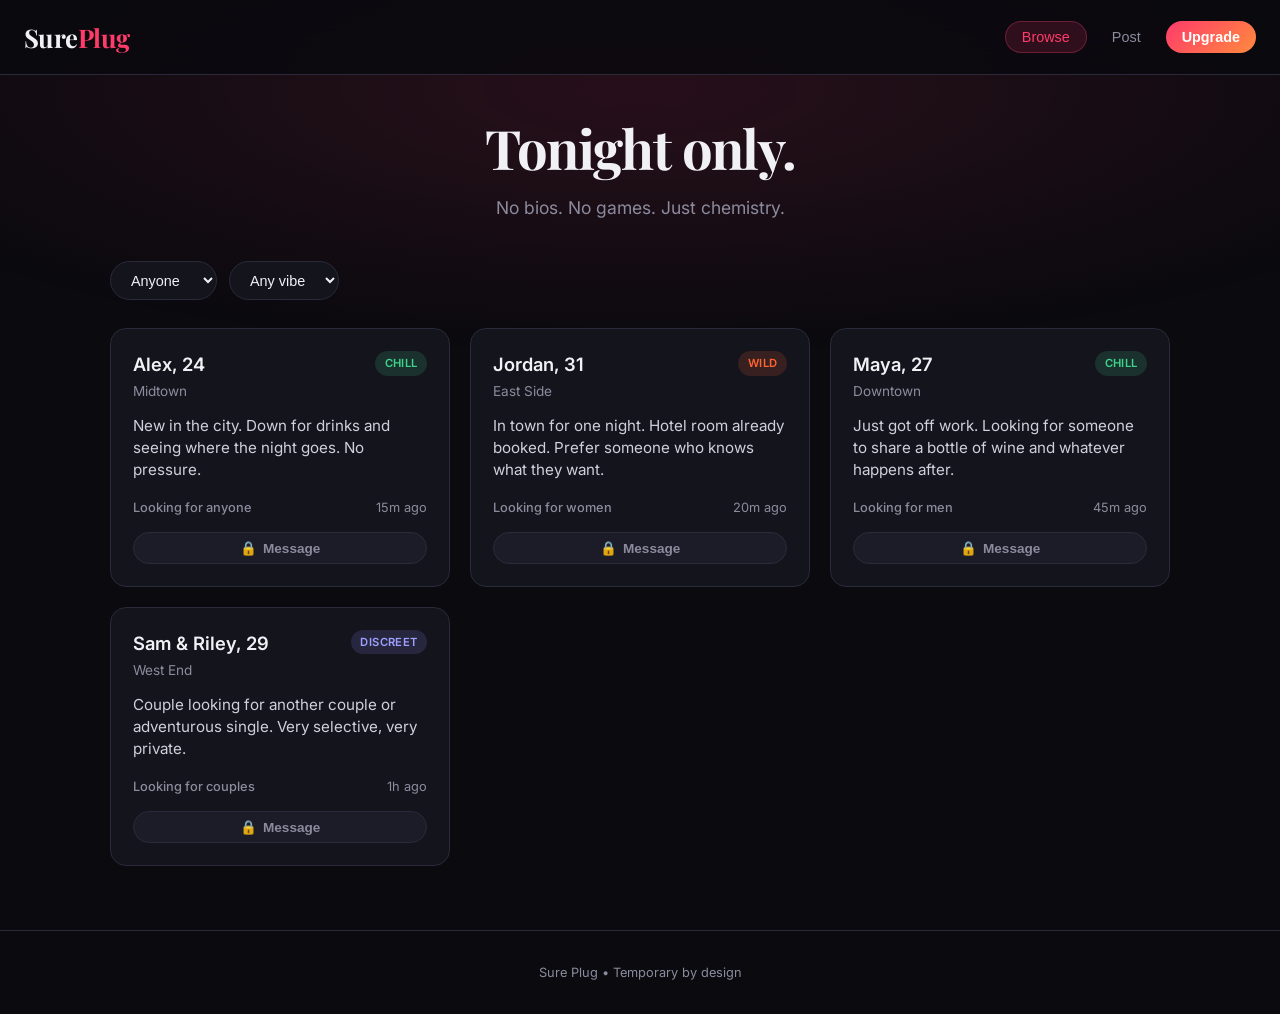
<file: index.html>
<!DOCTYPE html>
<html lang="en">
<head>
  <meta charset="UTF-8" />
  <meta name="viewport" content="width=device-width, initial-scale=1.0" />
  <title>Sure Plug — One Night. No Strings.</title>
  <link rel="stylesheet" href="styles.css" />
  <link rel="preconnect" href="https://fonts.googleapis.com">
  <link rel="preconnect" href="https://fonts.gstatic.com" crossorigin>
  <link href="https://fonts.googleapis.com/css2?family=Inter:wght@400;500;600;700&family=Playfair+Display:wght@600;700&display=swap" rel="stylesheet">
</head>
<body>
  <div class="bg-glow"></div>

  <header>
    <div class="logo">Sure<span>Plug</span></div>
    <nav>
      <button class="nav-btn active" data-view="browse">Browse</button>
      <button class="nav-btn" data-view="post">Post</button>
      <button class="nav-btn premium-nav" id="premium-status" data-view="upgrade">Upgrade</button>
    </nav>
  </header>

  <main>
    <section id="browse-view" class="view active">
      <div class="hero">
        <h1>Tonight only.</h1>
        <p>No bios. No games. Just chemistry.</p>
      </div>

      <div class="filters">
        <select id="filter-looking">
          <option value="all">Anyone</option>
          <option value="women">Women</option>
          <option value="men">Men</option>
          <option value="couples">Couples</option>
        </select>
        <select id="filter-vibe">
          <option value="all">Any vibe</option>
          <option value="chill">Chill</option>
          <option value="wild">Wild</option>
          <option value="discreet">Discreet</option>
        </select>
      </div>

      <div id="cards" class="cards"></div>
    </section>

    <section id="post-view" class="view">
      <div class="post-card">
        <h2>Drop your listing</h2>
        <p class="subtitle">Be honest. Be brief. Be gone by morning.</p>

        <form id="post-form">
          <div class="form-row">
            <label>Name / Alias</label>
            <input type="text" id="name" placeholder="e.g. Alex" required maxlength="20" />
          </div>
          <div class="form-row">
            <label>Looking for</label>
            <select id="looking" required>
              <option value="women">Women</option>
              <option value="men">Men</option>
              <option value="couples">Couples</option>
              <option value="anyone">Anyone</option>
            </select>
          </div>
          <div class="form-row">
            <label>Vibe</label>
            <select id="vibe" required>
              <option value="chill">Chill</option>
              <option value="wild">Wild</option>
              <option value="discreet">Discreet</option>
            </select>
          </div>
          <div class="form-row">
            <label>Age</label>
            <input type="number" id="age" min="18" max="99" placeholder="25" required />
          </div>
          <div class="form-row">
            <label>City / Area</label>
            <input type="text" id="location" placeholder="Downtown / East Side" required maxlength="30" />
          </div>
          <div class="form-row">
            <label>What are you looking for tonight?</label>
            <textarea id="message" rows="3" placeholder="Keep it short and clear..." required maxlength="180"></textarea>
          </div>
          <button type="submit" class="primary-btn">Post for tonight</button>
        </form>
      </div>
    </section>

    <section id="upgrade-view" class="view">
      <div class="upgrade-card">
        <div class="upgrade-badge">PREMIUM</div>
        <h2>Unlock real conversations</h2>
        <p class="subtitle">Free users can browse. Premium users can actually meet.</p>

        <div class="pricing">
          <div class="price-option" data-plan="week" data-price="3000" data-label="1 Week">
            <div class="price-tag">1 Week</div>
            <div class="price-amount">₦3,000</div>
            <div class="price-desc">7 days unlimited chat</div>
          </div>
          <div class="price-option recommended" data-plan="month" data-price="5000" data-label="1 Month">
            <div class="price-tag">1 Month</div>
            <div class="price-amount">₦5,000</div>
            <div class="price-desc">30 days unlimited chat</div>
          </div>
          <div class="price-option" data-plan="lifetime" data-price="10000" data-label="Lifetime">
            <div class="price-tag">Total Unlock</div>
            <div class="price-amount">₦10,000</div>
            <div class="price-desc">Forever access</div>
          </div>
        </div>

        <ul class="features">
          <li>✓ Unlimited messaging</li>
          <li>✓ Arrange meetups privately</li>
          <li>✓ Priority placement in browse</li>
          <li>✓ No more locked chats</li>
        </ul>

        <div class="payment-box">
          <h3>Pay via Transfer</h3>
          <div class="bank-card">
            <div class="bank-name">Zenith Bank</div>
            <div class="bank-detail"><span>Account Name:</span> Timilehin Toheeb Adekanmi</div>
            <div class="bank-detail"><span>Account Number:</span> <strong>2436397808</strong></div>
          </div>
          <div class="bank-card">
            <div class="bank-name">OPay</div>
            <div class="bank-detail"><span>Account Name:</span> Adekanmi Timilehin Toheeb</div>
            <div class="bank-detail"><span>Account Number:</span> <strong>8105275986</strong></div>
          </div>
          <p class="payment-note">Transfer the exact amount for your selected plan, then submit your receipt.</p>
        </div>

        <a id="whatsapp-btn" class="primary-btn whatsapp-btn" href="#" target="_blank" rel="noopener">
          I’ve Paid — Submit Receipt on WhatsApp
        </a>

        <div class="unlock-section">
          <p>Already paid and got a code from admin?</p>
          <div class="unlock-row">
            <input type="text" id="unlock-code" placeholder="Enter unlock code" maxlength="20" />
            <button id="redeem-btn" class="secondary-btn">Redeem</button>
          </div>
        </div>
        <p class="secure-note">After payment, send your receipt on WhatsApp. You’ll receive an unlock code once verified.</p>
      </div>
    </section>
  </main>

  <div id="chat-modal" class="modal hidden">
    <div class="modal-content chat-modal">
      <div class="chat-header">
        <div>
          <strong id="chat-with">Chat</strong>
          <span class="chat-status">Online now</span>
        </div>
        <button class="close-btn" id="close-chat">×</button>
      </div>
      <div class="chat-messages" id="chat-messages">
        <div class="msg them">Hey 👋 saw your listing</div>
      </div>
      <div class="chat-input-row">
        <input type="text" id="chat-input" placeholder="Type a message..." maxlength="300" />
        <button id="send-chat">Send</button>
      </div>
    </div>
  </div>

  <div id="locked-modal" class="modal hidden">
    <div class="modal-content locked-modal">
      <div class="lock-icon">🔒</div>
      <h3>Chat is locked</h3>
      <p>Upgrade to Premium to message people and arrange meetups.</p>
      <button class="primary-btn" id="go-upgrade">See plans</button>
      <button class="text-btn" id="close-locked">Maybe later</button>
    </div>
  </div>

  <footer>
    <p>Sure Plug • Temporary by design</p>
  </footer>

  <script src="script.js"></script>
</body>
</html>
</file>
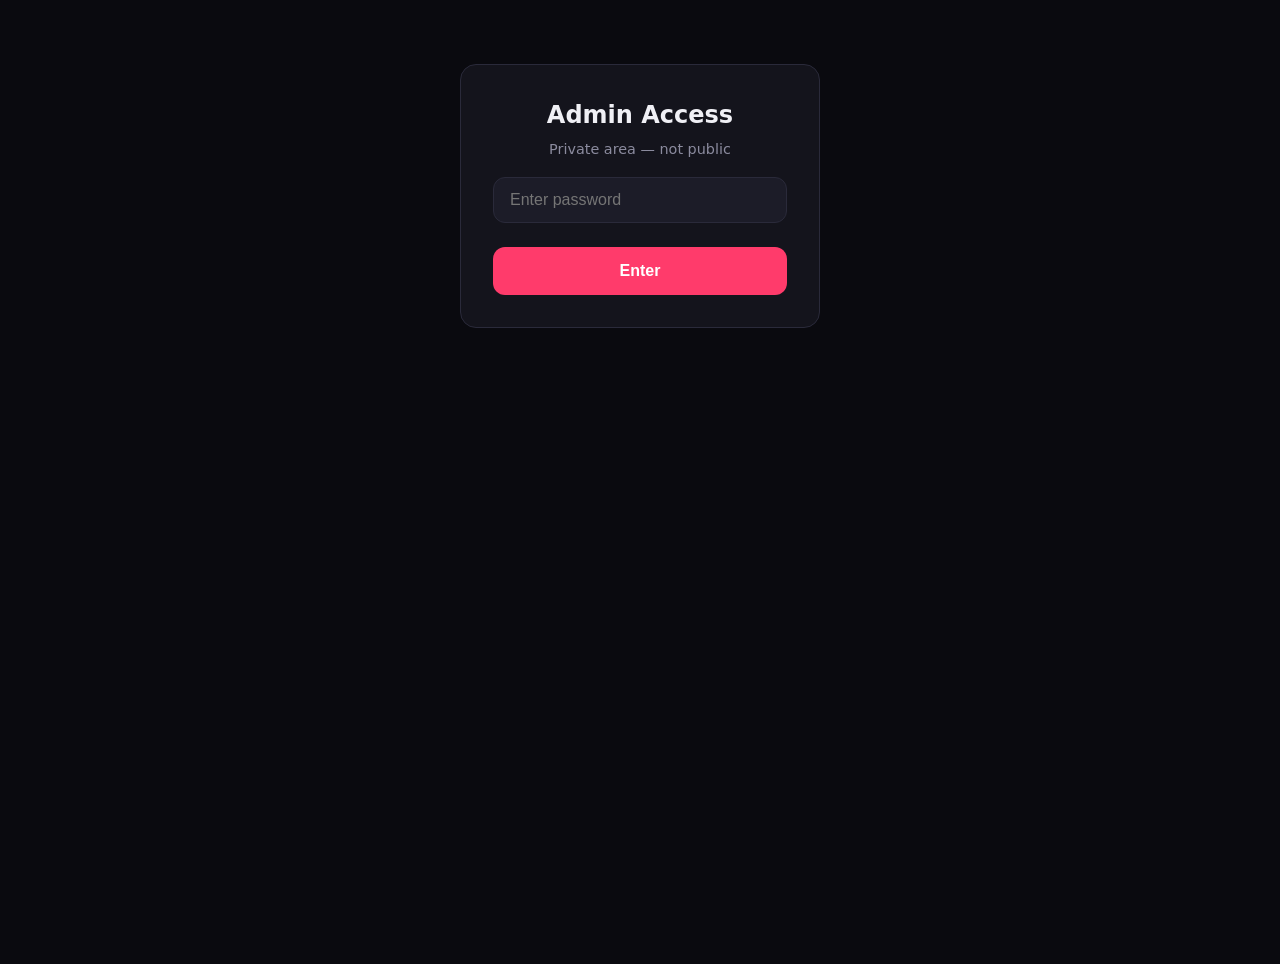
<file: admin.html>
<!DOCTYPE html>
<html lang="en">
<head>
  <meta charset="UTF-8" />
  <meta name="viewport" content="width=device-width, initial-scale=1.0" />
  <title>Sure Plug Admin</title>
  <link rel="stylesheet" href="styles.css" />
  <style>
    body { background: #0a0a0f; }
    .admin-wrap {
      max-width: 900px;
      margin: 0 auto;
      padding: 2rem 1.25rem 4rem;
    }
    .admin-header {
      display: flex;
      justify-content: space-between;
      align-items: center;
      margin-bottom: 2rem;
      flex-wrap: wrap;
      gap: 1rem;
    }
    .admin-header h1 {
      font-family: 'Playfair Display', Georgia, serif;
      font-size: 1.8rem;
    }
    .admin-header h1 span { color: #ff3b6b; }
    .login-box {
      max-width: 360px;
      margin: 4rem auto;
      background: #14141c;
      border: 1px solid #2a2a3a;
      border-radius: 16px;
      padding: 2rem;
      text-align: center;
    }
    .login-box input {
      width: 100%;
      background: #1c1c28;
      border: 1px solid #2a2a3a;
      color: #f0f0f5;
      padding: 0.8rem 1rem;
      border-radius: 12px;
      font-size: 1rem;
      margin: 1rem 0;
      outline: none;
    }
    .login-box input:focus { border-color: #ff3b6b; }
    .codes-box {
      background: #14141c;
      border: 1px solid #2a2a3a;
      border-radius: 14px;
      padding: 1.3rem;
      margin-bottom: 2rem;
    }
    .codes-box h3 { margin-bottom: 0.8rem; font-size: 1.05rem; }
    .code-row {
      display: flex;
      justify-content: space-between;
      align-items: center;
      padding: 0.55rem 0;
      border-bottom: 1px solid #2a2a3a;
      font-size: 0.92rem;
    }
    .code-row:last-child { border-bottom: none; }
    .code-value {
      font-family: monospace;
      background: #1c1c28;
      padding: 0.25rem 0.6rem;
      border-radius: 6px;
      color: #3dd68c;
      font-weight: 600;
    }
    .listing-admin {
      background: #14141c;
      border: 1px solid #2a2a3a;
      border-radius: 14px;
      padding: 1.2rem;
      margin-bottom: 1rem;
    }
    .listing-admin.blocked {
      opacity: 0.55;
      border-color: #ff3b6b;
    }
    .listing-top {
      display: flex;
      justify-content: space-between;
      align-items: flex-start;
      gap: 1rem;
      margin-bottom: 0.6rem;
    }
    .listing-name { font-weight: 600; font-size: 1.05rem; }
    .listing-meta { color: #8b8b9e; font-size: 0.85rem; }
    .listing-msg { color: #d0d0dc; font-size: 0.9rem; margin-bottom: 0.9rem; }
    .admin-actions {
      display: flex;
      gap: 0.5rem;
      flex-wrap: wrap;
    }
    .admin-actions button {
      padding: 0.4rem 0.9rem;
      border-radius: 8px;
      font-size: 0.82rem;
      font-weight: 600;
      cursor: pointer;
      border: 1px solid #2a2a3a;
      background: #1c1c28;
      color: #f0f0f5;
    }
    .admin-actions button:hover { border-color: #ff3b6b; }
    .admin-actions .danger { color: #ff3b6b; }
    .admin-actions .success { color: #3dd68c; }
    .empty-admin { text-align: center; color: #8b8b9e; padding: 2rem; }
    .back-link {
      color: #8b8b9e;
      font-size: 0.9rem;
      text-decoration: none;
    }
    .back-link:hover { color: #ff3b6b; }
  </style>
</head>
<body>
  <div id="login-screen" class="login-box">
    <h2>Admin Access</h2>
    <p style="color:#8b8b9e; font-size:0.9rem; margin-top:0.4rem;">Private area — not public</p>
    <input type="password" id="admin-pass" placeholder="Enter password" />
    <button class="primary-btn" id="login-btn">Enter</button>
    <p id="login-error" style="color:#ff3b6b; font-size:0.85rem; margin-top:0.8rem; display:none;">Wrong password</p>
  </div>

  <div id="admin-panel" class="admin-wrap" style="display:none;">
    <div class="admin-header">
      <h1>Sure<span>Plug</span> Admin</h1>
      <a href="index.html" class="back-link">← Back to site</a>
    </div>

    <div class="codes-box">
      <h3>Unlock Codes (send these after verifying payment)</h3>
      <div class="code-row">
        <span>1 Week (₦3,000)</span>
        <span class="code-value">WEEK3000</span>
      </div>
      <div class="code-row">
        <span>1 Month (₦5,000)</span>
        <span class="code-value">MONTH5000</span>
      </div>
      <div class="code-row">
        <span>Lifetime (₦10,000)</span>
        <span class="code-value">LIFETIME10K</span>
      </div>
      <p style="font-size:0.8rem; color:#8b8b9e; margin-top:0.9rem;">
        After user pays and sends receipt on WhatsApp, reply with the matching code above.
      </p>
    </div>

    <h3 style="margin-bottom:1rem;">All Listings</h3>
    <div id="admin-listings"></div>
  </div>

  <script>
    const ADMIN_PASSWORD = 'azar2026';
    const STORAGE_KEY = 'sureplug_listings';

    function getListings() {
      const raw = localStorage.getItem(STORAGE_KEY);
      return raw ? JSON.parse(raw) : [];
    }

    function saveListings(list) {
      localStorage.setItem(STORAGE_KEY, JSON.stringify(list));
    }

    function timeAgo(ts) {
      const mins = Math.floor((Date.now() - ts) / 60000);
      if (mins < 1) return "just now";
      if (mins < 60) return mins + "m ago";
      return Math.floor(mins / 60) + "h ago";
    }

    function renderAdminListings() {
      const container = document.getElementById('admin-listings');
      const listings = getListings().sort((a, b) => b.time - a.time);

      if (listings.length === 0) {
        container.innerHTML = '<div class="empty-admin">No listings yet.</div>';
        return;
      }

      container.innerHTML = listings.map(l => `
        <div class="listing-admin ${l.blocked ? 'blocked' : ''}">
          <div class="listing-top">
            <div>
              <div class="listing-name">${escapeHtml(l.name)}, ${l.age} ${l.blocked ? '(BLOCKED)' : ''}</div>
              <div class="listing-meta">${escapeHtml(l.location)} • Looking for ${l.looking} • ${timeAgo(l.time)}</div>
            </div>
          </div>
          <div class="listing-msg">${escapeHtml(l.message)}</div>
          <div class="admin-actions">
            ${l.blocked 
              ? `<button class="success" onclick="toggleBlock(${l.id})">Unblock</button>`
              : `<button onclick="toggleBlock(${l.id})">Block</button>`
            }
            <button class="danger" onclick="deleteListing(${l.id})">Delete</button>
          </div>
        </div>
      `).join('');
    }

    function escapeHtml(text) {
      const div = document.createElement('div');
      div.textContent = text;
      return div.innerHTML;
    }

    window.toggleBlock = function(id) {
      const listings = getListings();
      const item = listings.find(l => l.id === id);
      if (item) {
        item.blocked = !item.blocked;
        saveListings(listings);
        renderAdminListings();
      }
    };

    window.deleteListing = function(id) {
      if (!confirm('Delete this listing permanently?')) return;
      const listings = getListings().filter(l => l.id !== id);
      saveListings(listings);
      renderAdminListings();
    };

    document.getElementById('login-btn').addEventListener('click', tryLogin);
    document.getElementById('admin-pass').addEventListener('keydown', (e) => {
      if (e.key === 'Enter') tryLogin();
    });

    function tryLogin() {
      const pass = document.getElementById('admin-pass').value;
      if (pass === ADMIN_PASSWORD) {
        document.getElementById('login-screen').style.display = 'none';
        document.getElementById('admin-panel').style.display = 'block';
        renderAdminListings();
        sessionStorage.setItem('sureplug_admin', '1');
      } else {
        document.getElementById('login-error').style.display = 'block';
      }
    }

    if (sessionStorage.getItem('sureplug_admin') === '1') {
      document.getElementById('login-screen').style.display = 'none';
      document.getElementById('admin-panel').style.display = 'block';
      renderAdminListings();
    }
  </script>
</body>
</html>
</file>
<file: styles.css>
:root {
  --bg: #0a0a0f;
  --surface: #14141c;
  --surface-2: #1c1c28;
  --border: #2a2a3a;
  --text: #f0f0f5;
  --muted: #8b8b9e;
  --accent: #ff3b6b;
  --accent-soft: rgba(255, 59, 107, 0.15);
  --success: #3dd68c;
  --radius: 16px;
  --font: 'Inter', system-ui, sans-serif;
  --display: 'Playfair Display', Georgia, serif;
}

* {
  margin: 0;
  padding: 0;
  box-sizing: border-box;
}

body {
  font-family: var(--font);
  background: var(--bg);
  color: var(--text);
  min-height: 100vh;
  line-height: 1.5;
  overflow-x: hidden;
}

.bg-glow {
  position: fixed;
  top: -20%;
  left: 50%;
  transform: translateX(-50%);
  width: 140%;
  height: 60%;
  background: radial-gradient(ellipse at center, rgba(255, 59, 107, 0.12) 0%, transparent 70%);
  pointer-events: none;
  z-index: 0;
}

header {
  position: sticky;
  top: 0;
  z-index: 100;
  display: flex;
  justify-content: space-between;
  align-items: center;
  padding: 1.1rem 1.5rem;
  background: rgba(10, 10, 15, 0.85);
  backdrop-filter: blur(16px);
  border-bottom: 1px solid var(--border);
}

.logo {
  font-family: var(--display);
  font-size: 1.6rem;
  font-weight: 700;
  letter-spacing: -0.02em;
}

.logo span {
  color: var(--accent);
}

nav {
  display: flex;
  gap: 0.5rem;
}

.nav-btn {
  background: transparent;
  border: 1px solid transparent;
  color: var(--muted);
  font-size: 0.9rem;
  font-weight: 500;
  padding: 0.45rem 1rem;
  border-radius: 999px;
  cursor: pointer;
  transition: all 0.2s ease;
}

.nav-btn:hover {
  color: var(--text);
}

.nav-btn.active {
  background: var(--accent-soft);
  color: var(--accent);
  border-color: rgba(255, 59, 107, 0.3);
}

main {
  position: relative;
  z-index: 1;
  max-width: 1100px;
  margin: 0 auto;
  padding: 2rem 1.25rem 4rem;
}

.view {
  display: none;
}

.view.active {
  display: block;
  animation: fadeIn 0.3s ease;
}

@keyframes fadeIn {
  from { opacity: 0; transform: translateY(8px); }
  to { opacity: 1; transform: translateY(0); }
}

.hero {
  text-align: center;
  margin-bottom: 2.5rem;
}

.hero h1 {
  font-family: var(--display);
  font-size: clamp(2.2rem, 6vw, 3.4rem);
  font-weight: 700;
  letter-spacing: -0.03em;
  margin-bottom: 0.4rem;
}

.hero p {
  color: var(--muted);
  font-size: 1.1rem;
}

.filters {
  display: flex;
  gap: 0.75rem;
  margin-bottom: 1.75rem;
  flex-wrap: wrap;
}

.filters select {
  background: var(--surface);
  border: 1px solid var(--border);
  color: var(--text);
  padding: 0.6rem 1rem;
  border-radius: 999px;
  font-size: 0.9rem;
  cursor: pointer;
  outline: none;
}

.filters select:focus {
  border-color: var(--accent);
}

.cards {
  display: grid;
  grid-template-columns: repeat(auto-fill, minmax(280px, 1fr));
  gap: 1.25rem;
}

.card {
  background: var(--surface);
  border: 1px solid var(--border);
  border-radius: var(--radius);
  padding: 1.35rem;
  transition: transform 0.2s, border-color 0.2s;
}

.card:hover {
  transform: translateY(-3px);
  border-color: rgba(255, 59, 107, 0.4);
}

.card-header {
  display: flex;
  justify-content: space-between;
  align-items: flex-start;
  margin-bottom: 0.85rem;
}

.card-name {
  font-weight: 600;
  font-size: 1.15rem;
}

.card-meta {
  color: var(--muted);
  font-size: 0.85rem;
  margin-top: 0.15rem;
}

.badge {
  font-size: 0.7rem;
  font-weight: 600;
  text-transform: uppercase;
  letter-spacing: 0.04em;
  padding: 0.25rem 0.6rem;
  border-radius: 999px;
  background: var(--accent-soft);
  color: var(--accent);
}

.badge.wild { background: rgba(255, 100, 50, 0.15); color: #ff6432; }
.badge.chill { background: rgba(61, 214, 140, 0.15); color: var(--success); }
.badge.discreet { background: rgba(140, 140, 255, 0.15); color: #a0a0ff; }

.card-message {
  color: #d0d0dc;
  font-size: 0.95rem;
  margin-bottom: 1.1rem;
  line-height: 1.45;
}

.card-footer {
  display: flex;
  justify-content: space-between;
  align-items: center;
  font-size: 0.8rem;
  color: var(--muted);
}

.card-looking {
  font-weight: 500;
}

.post-card {
  max-width: 480px;
  margin: 0 auto;
  background: var(--surface);
  border: 1px solid var(--border);
  border-radius: calc(var(--radius) + 4px);
  padding: 2rem 1.75rem;
}

.post-card h2 {
  font-family: var(--display);
  font-size: 1.8rem;
  margin-bottom: 0.3rem;
}

.subtitle {
  color: var(--muted);
  margin-bottom: 1.75rem;
  font-size: 0.95rem;
}

.form-row {
  margin-bottom: 1.2rem;
}

.form-row label {
  display: block;
  font-size: 0.85rem;
  font-weight: 500;
  color: var(--muted);
  margin-bottom: 0.4rem;
}

.form-row input,
.form-row select,
.form-row textarea {
  width: 100%;
  background: var(--surface-2);
  border: 1px solid var(--border);
  color: var(--text);
  padding: 0.75rem 1rem;
  border-radius: 12px;
  font-size: 0.95rem;
  font-family: inherit;
  outline: none;
}

.form-row input:focus,
.form-row select:focus,
.form-row textarea:focus {
  border-color: var(--accent);
}

.form-row textarea {
  resize: vertical;
  min-height: 90px;
}

.primary-btn {
  width: 100%;
  background: var(--accent);
  color: white;
  border: none;
  padding: 0.95rem;
  border-radius: 12px;
  font-size: 1rem;
  font-weight: 600;
  cursor: pointer;
  margin-top: 0.5rem;
}

.primary-btn:hover {
  background: #ff2a5c;
}

.empty {
  grid-column: 1 / -1;
  text-align: center;
  padding: 3rem 1rem;
  color: var(--muted);
}

footer {
  text-align: center;
  padding: 2rem 1rem;
  color: var(--muted);
  font-size: 0.8rem;
  border-top: 1px solid var(--border);
}

.toast {
  position: fixed;
  bottom: 1.5rem;
  left: 50%;
  transform: translateX(-50%) translateY(100px);
  background: var(--surface-2);
  border: 1px solid var(--border);
  color: var(--text);
  padding: 0.85rem 1.4rem;
  border-radius: 999px;
  font-size: 0.9rem;
  font-weight: 500;
  z-index: 200;
  opacity: 0;
  transition: all 0.35s cubic-bezier(0.2, 0.8, 0.2, 1);
}

.toast.show {
  transform: translateX(-50%) translateY(0);
  opacity: 1;
}

.toast.success {
  border-color: rgba(61, 214, 140, 0.4);
}

/* Premium & Paywall */
.premium-nav {
  background: linear-gradient(135deg, #ff3b6b, #ff8a3d) !important;
  color: white !important;
  border: none !important;
  font-weight: 600;
}

.premium-nav.is-premium {
  background: linear-gradient(135deg, #3dd68c, #2bb673) !important;
}

.msg-btn {
  display: flex;
  align-items: center;
  gap: 0.4rem;
  background: var(--accent-soft);
  color: var(--accent);
  border: 1px solid rgba(255, 59, 107, 0.3);
  padding: 0.45rem 0.9rem;
  border-radius: 999px;
  font-size: 0.85rem;
  font-weight: 600;
  cursor: pointer;
  margin-top: 0.9rem;
  width: 100%;
  justify-content: center;
}

.msg-btn.locked {
  background: var(--surface-2);
  color: var(--muted);
  border-color: var(--border);
}

.upgrade-card {
  max-width: 520px;
  margin: 0 auto;
  background: var(--surface);
  border: 1px solid var(--border);
  border-radius: calc(var(--radius) + 6px);
  padding: 2.5rem 2rem;
  text-align: center;
}

.upgrade-badge {
  display: inline-block;
  background: linear-gradient(135deg, #ff3b6b, #ff8a3d);
  color: white;
  font-size: 0.7rem;
  font-weight: 700;
  letter-spacing: 0.08em;
  padding: 0.3rem 0.9rem;
  border-radius: 999px;
  margin-bottom: 1rem;
}

.upgrade-card h2 {
  font-family: var(--display);
  font-size: 1.9rem;
  margin-bottom: 0.4rem;
}

.pricing {
  display: grid;
  grid-template-columns: 1fr;
  gap: 1rem;
  margin: 1.75rem 0;
}

@media (min-width: 520px) {
  .pricing {
    grid-template-columns: 1fr 1fr 1fr;
  }
}

.price-option {
  background: var(--surface-2);
  border: 2px solid var(--border);
  border-radius: 14px;
  padding: 1.2rem 0.8rem;
  cursor: pointer;
}

.price-option.recommended {
  border-color: var(--accent);
  background: var(--accent-soft);
}

.price-tag {
  font-size: 0.75rem;
  font-weight: 600;
  text-transform: uppercase;
  letter-spacing: 0.05em;
  color: var(--muted);
  margin-bottom: 0.3rem;
}

.price-amount {
  font-size: 1.7rem;
  font-weight: 700;
}

.price-desc {
  font-size: 0.8rem;
  color: var(--muted);
  margin-top: 0.25rem;
}

.features {
  list-style: none;
  text-align: left;
  margin: 1.5rem 0 1.75rem;
  padding: 0 0.5rem;
}

.features li {
  padding: 0.4rem 0;
  font-size: 0.95rem;
  color: #d0d0dc;
}

.payment-box {
  background: var(--surface-2);
  border: 1px solid var(--border);
  border-radius: 14px;
  padding: 1.4rem;
  margin: 1.5rem 0;
  text-align: left;
}

.payment-box h3 {
  font-size: 1rem;
  margin-bottom: 1rem;
  text-align: center;
}

.bank-card {
  background: var(--surface);
  border: 1px solid var(--border);
  border-radius: 12px;
  padding: 1rem;
  margin-bottom: 0.8rem;
}

.bank-name {
  font-weight: 700;
  font-size: 0.95rem;
  color: var(--accent);
  margin-bottom: 0.4rem;
}

.bank-detail {
  font-size: 0.88rem;
  color: #d0d0dc;
  margin-bottom: 0.25rem;
}

.bank-detail span {
  color: var(--muted);
}

.bank-detail strong {
  color: var(--text);
  font-size: 1.05rem;
}

.payment-note {
  font-size: 0.82rem;
  color: var(--muted);
  text-align: center;
  margin-top: 0.8rem;
}

.whatsapp-btn {
  background: #25D366 !important;
  display: block;
  text-align: center;
  text-decoration: none;
}

.whatsapp-btn:hover {
  background: #1da851 !important;
}

.unlock-section {
  margin-top: 1.8rem;
  padding-top: 1.4rem;
  border-top: 1px solid var(--border);
}

.unlock-section p {
  font-size: 0.9rem;
  color: var(--muted);
  margin-bottom: 0.7rem;
}

.unlock-row {
  display: flex;
  gap: 0.5rem;
}

.unlock-row input {
  flex: 1;
  background: var(--surface-2);
  border: 1px solid var(--border);
  color: var(--text);
  padding: 0.7rem 1rem;
  border-radius: 12px;
  font-size: 0.95rem;
  outline: none;
}

.secondary-btn {
  background: var(--surface-2);
  color: var(--text);
  border: 1px solid var(--border);
  padding: 0.7rem 1.2rem;
  border-radius: 12px;
  font-weight: 600;
  font-size: 0.9rem;
  cursor: pointer;
}

.modal {
  position: fixed;
  inset: 0;
  background: rgba(0, 0, 0, 0.7);
  backdrop-filter: blur(6px);
  display: flex;
  align-items: center;
  justify-content: center;
  z-index: 300;
  padding: 1rem;
}

.modal.hidden {
  display: none;
}

.modal-content {
  background: var(--surface);
  border: 1px solid var(--border);
  border-radius: 20px;
  width: 100%;
  max-width: 400px;
  overflow: hidden;
}

.locked-modal {
  text-align: center;
  padding: 2.2rem 1.8rem;
}

.lock-icon {
  font-size: 2.5rem;
  margin-bottom: 0.8rem;
}

.locked-modal h3 {
  font-size: 1.4rem;
  margin-bottom: 0.5rem;
}

.locked-modal p {
  color: var(--muted);
  margin-bottom: 1.5rem;
  font-size: 0.95rem;
}

.text-btn {
  background: none;
  border: none;
  color: var(--muted);
  font-size: 0.9rem;
  margin-top: 0.9rem;
  cursor: pointer;
  width: 100%;
}

.chat-modal {
  max-width: 420px;
  display: flex;
  flex-direction: column;
  height: 480px;
}

.chat-header {
  display: flex;
  justify-content: space-between;
  align-items: center;
  padding: 1rem 1.2rem;
  border-bottom: 1px solid var(--border);
  background: var(--surface-2);
}

.chat-status {
  display: block;
  font-size: 0.75rem;
  color: var(--success);
  font-weight: 500;
}

.close-btn {
  background: none;
  border: none;
  color: var(--muted);
  font-size: 1.6rem;
  cursor: pointer;
  line-height: 1;
}

.chat-messages {
  flex: 1;
  overflow-y: auto;
  padding: 1.2rem;
  display: flex;
  flex-direction: column;
  gap: 0.7rem;
}

.msg {
  max-width: 80%;
  padding: 0.65rem 1rem;
  border-radius: 16px;
  font-size: 0.92rem;
  line-height: 1.4;
}

.msg.them {
  background: var(--surface-2);
  align-self: flex-start;
  border-bottom-left-radius: 4px;
}

.msg.me {
  background: var(--accent);
  color: white;
  align-self: flex-end;
  border-bottom-right-radius: 4px;
}

.chat-input-row {
  display: flex;
  gap: 0.5rem;
  padding: 0.9rem 1rem;
  border-top: 1px solid var(--border);
  background: var(--surface-2);
}

.chat-input-row input {
  flex: 1;
  background: var(--surface);
  border: 1px solid var(--border);
  color: var(--text);
  padding: 0.7rem 1rem;
  border-radius: 999px;
  font-size: 0.9rem;
  outline: none;
}

.chat-input-row button {
  background: var(--accent);
  color: white;
  border: none;
  padding: 0.7rem 1.2rem;
  border-radius: 999px;
  font-weight: 600;
  font-size: 0.9rem;
  cursor: pointer;
}

@media (max-width: 600px) {
  header {
    padding: 1rem;
  }
  .logo {
    font-size: 1.35rem;
  }
  main {
    padding: 1.5rem 1rem 3rem;
  }
  .post-card, .upgrade-card {
    padding: 1.5rem 1.25rem;
  }
}
</file>
